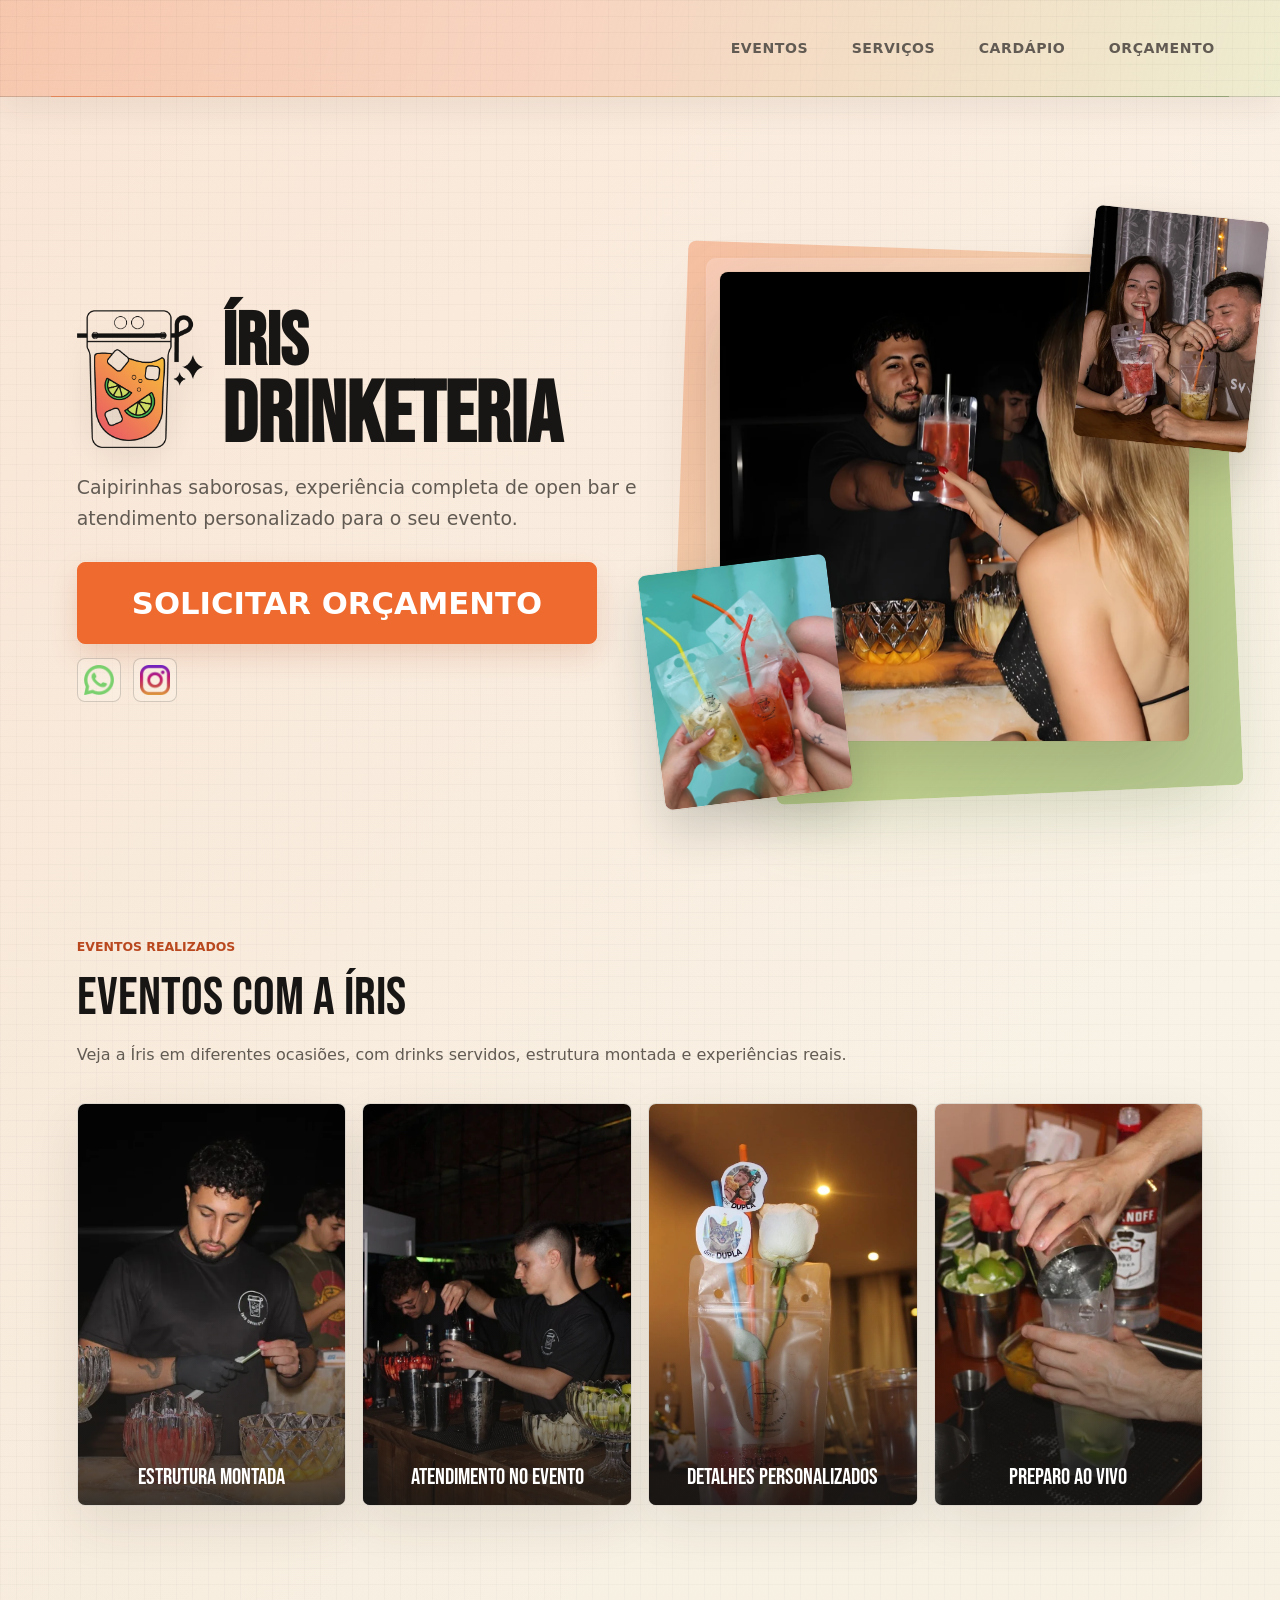
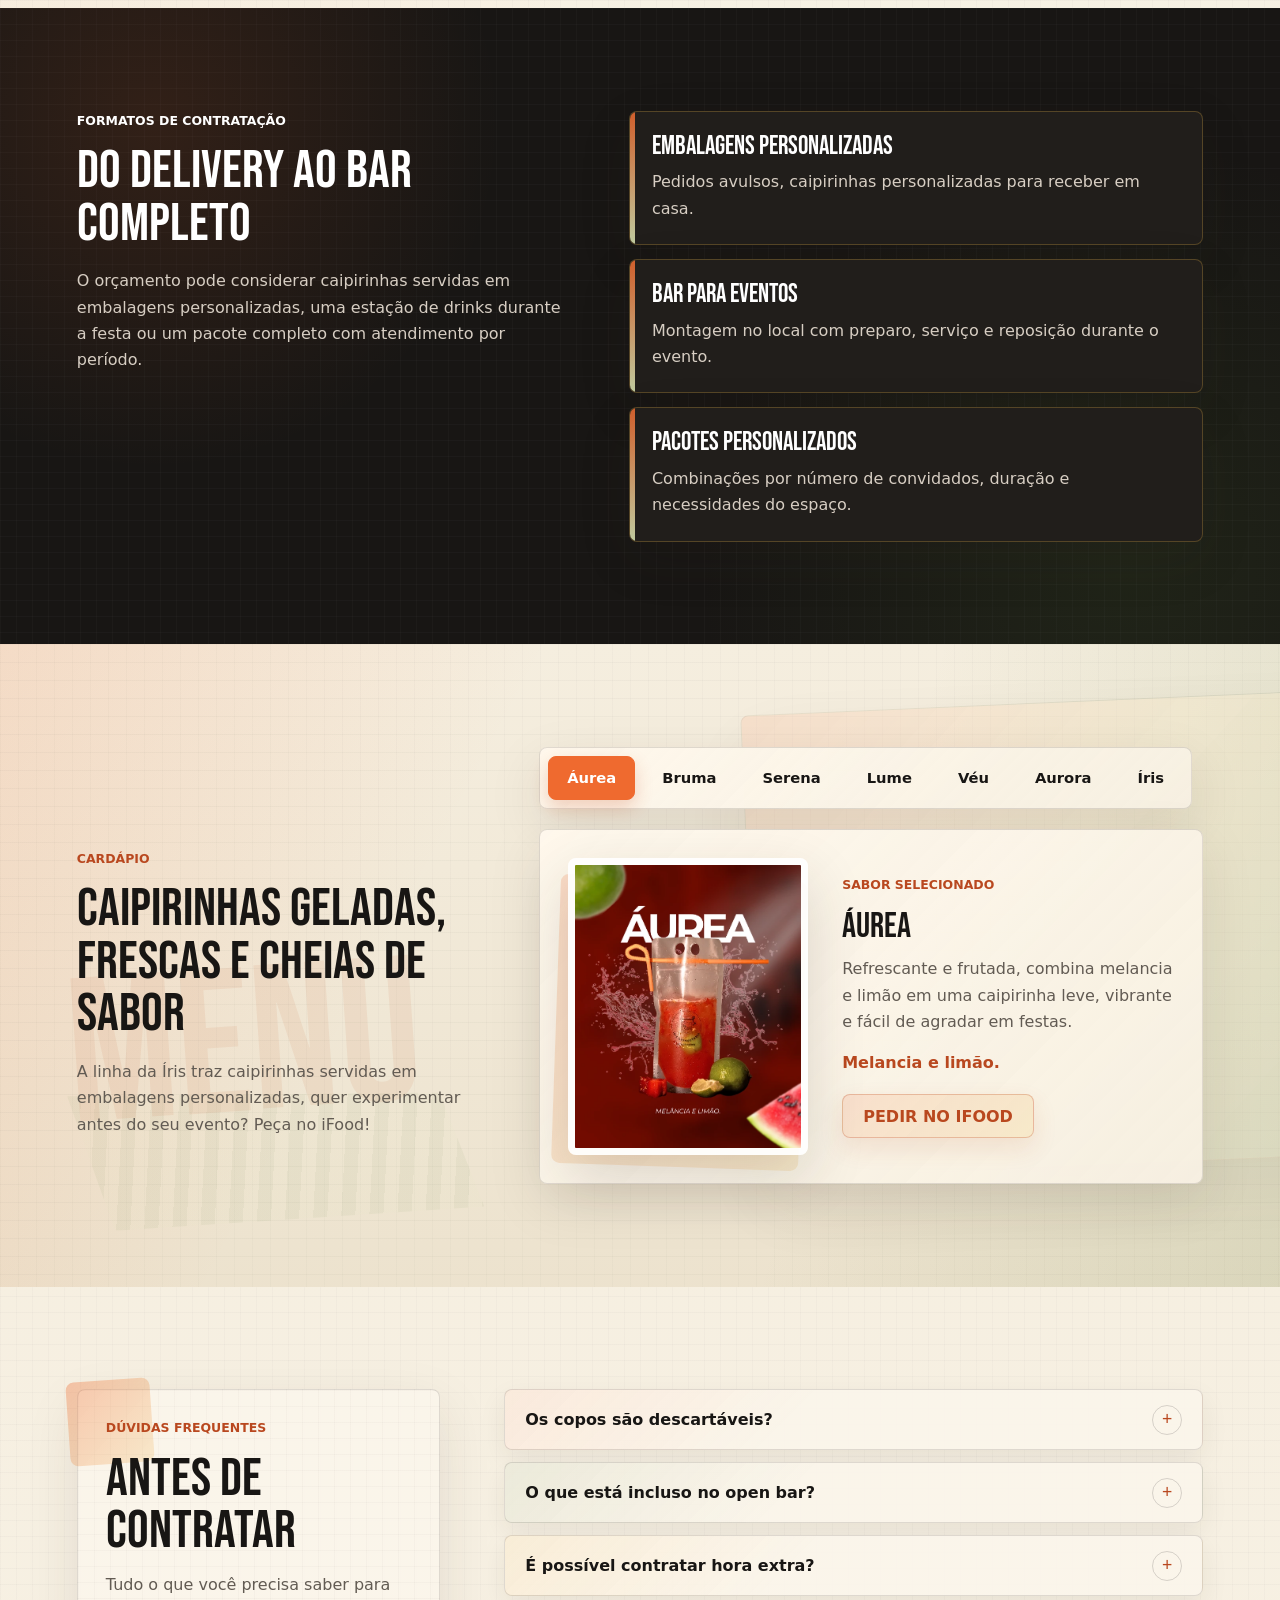
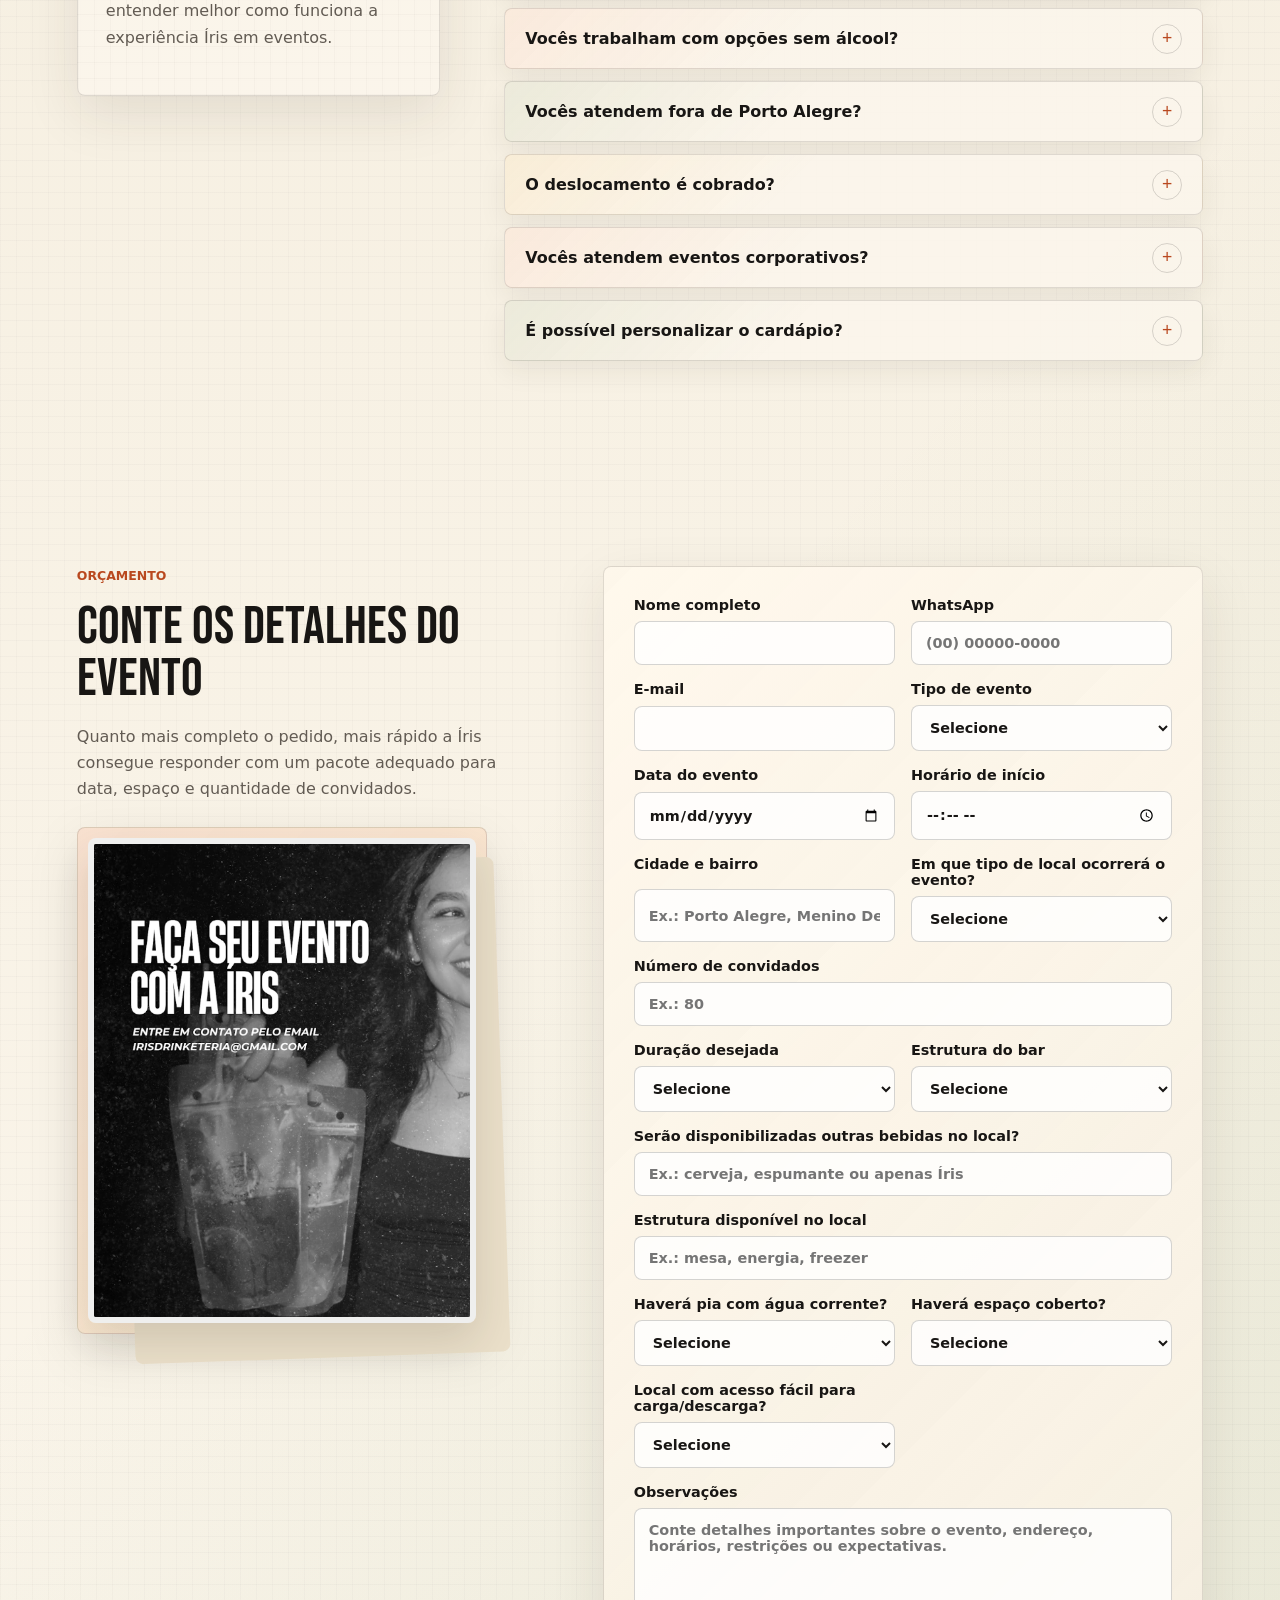
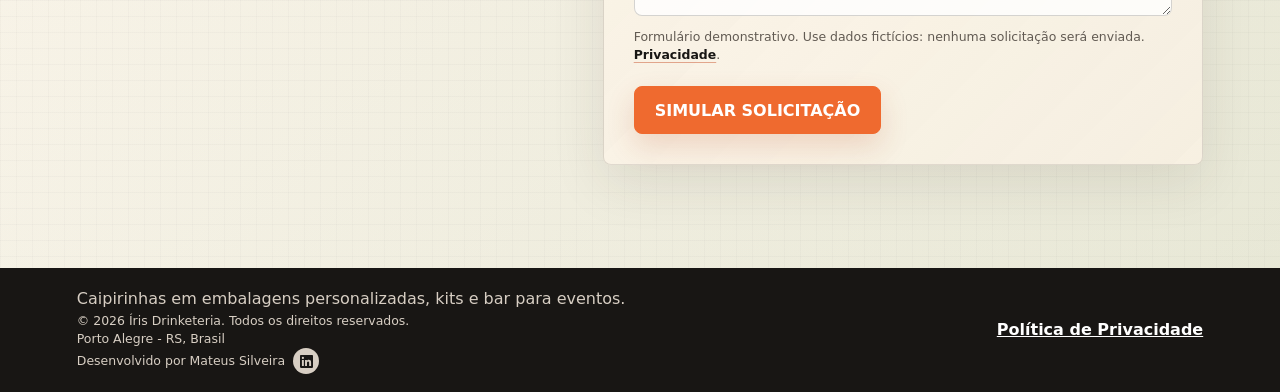
<file: index.html>
<!doctype html>
<html lang="pt-BR">
  <head>
    <meta charset="utf-8">
    <meta name="viewport" content="width=device-width, initial-scale=1">
    <meta
      name="description"
      content="Íris Drinketeria: caipirinhas servidas em embalagens personalizadas e bar para aniversários, festas e eventos."
    >
    <meta name="robots" content="index, follow">
    <meta name="theme-color" content="#f5eedf">
    <meta property="og:locale" content="pt_BR">
    <meta property="og:type" content="website">
    <meta property="og:url" content="https://example.com/">
    <meta property="og:title" content="Íris Drinketeria | Bar de caipirinhas para eventos">
    <meta
      property="og:description"
      content="Caipirinhas feitas na hora, com frutas frescas, embalagens personalizadas e bar completo para eventos."
    >
    <meta property="og:image" content="https://example.com/assets/eventos/exemplos/evento-hero-detail.webp">
    <meta property="og:image:alt" content="Casal segurando caipirinhas da Íris Drinketeria">
    <meta name="twitter:card" content="summary_large_image">
    <meta name="twitter:title" content="Íris Drinketeria | Bar de caipirinhas para eventos">
    <meta
      name="twitter:description"
      content="Caipirinhas feitas na hora, com frutas frescas, embalagens personalizadas e bar completo para eventos."
    >
    <meta name="twitter:image" content="https://example.com/assets/eventos/exemplos/evento-hero-detail.webp">
    <meta name="twitter:image:alt" content="Casal segurando caipirinhas da Íris Drinketeria">
    <title>Íris Drinketeria | Bar de caipirinhas para eventos</title>
    <link rel="canonical" href="https://example.com/">
    <link rel="icon" href="assets/brand/favicon-rounded.svg" type="image/svg+xml">
    <link rel="alternate icon" href="assets/brand/favicon.webp" type="image/webp">
    <link rel="preconnect" href="https://fonts.googleapis.com">
    <link rel="preconnect" href="https://fonts.gstatic.com" crossorigin>
    <link href="https://fonts.googleapis.com/css2?family=Bebas+Neue&display=swap" rel="stylesheet">
    <link rel="stylesheet" href="assets/css/styles.css">
  </head>
  <body>
    <header class="site-header" data-header>
      <a class="brand" href="#inicio" aria-label="Íris Drinketeria" data-scroll-top>
        <span class="brand__mark">
          <img src="assets/brand/hero-logo.png" alt="" width="62" height="62">
        </span>
      </a>

      <nav class="site-nav" aria-label="Navegação principal">
        <a href="#eventos">Eventos</a>
        <a href="#servicos">Serviços</a>
        <a href="#cardapio">Cardápio</a>
        <a href="#orcamento">Orçamento</a>
      </nav>
    </header>

    <main>
      <section class="hero" id="inicio">
        <div class="hero__content">
          <div class="hero__title">
            <img src="assets/brand/hero-logo.png" alt="" aria-hidden="true">
            <h1>
              <span class="hero__title-line hero__title-line--iris">Íris</span>
              <span class="hero__title-line hero__title-line--drinketeria">Drinketeria</span>
            </h1>
          </div>
          <figure class="hero__visual hero__visual--mobile">
            <img
              class="hero__image hero__image--main"
              src="assets/eventos/exemplos/evento-hero.webp"
              alt="Bar de caipirinhas montado para evento"
            >
            <img
              class="hero__image hero__image--accent"
              src="assets/eventos/exemplos/evento-hero-delivery.webp"
              alt="Caipirinhas servidas em embalagens personalizadas junto a piscina"
            >
            <img
              class="hero__image hero__image--detail"
              src="assets/eventos/exemplos/evento-hero-detail.webp"
              alt="Casal segurando caipirinhas da Iris Drinketeria"
            >
          </figure>
          <p class="hero__text">
           Caipirinhas saborosas, experiência completa de open bar e atendimento personalizado para o seu evento.
          </p>

          <div class="hero__actions" aria-label="Ações principais">
            <a class="button button--primary hero__cta" href="#orcamento">Solicitar orçamento</a>
          </div>

          <div class="hero__socials" aria-label="Redes sociais">
            <a class="social-link" data-whatsapp-link href="https://wa.me/5500000000000" target="_blank" rel="noopener" aria-label="Chamar no WhatsApp">
              <img src="assets/icons/whatsapp.png" alt="" width="28" height="28">
            </a>
            <a class="social-link" href="https://www.instagram.com/" target="_blank" rel="noopener" aria-label="Abrir Instagram da Íris Drinketeria">
              <img src="assets/icons/instagram.png" alt="" width="28" height="28">
            </a>
          </div>
        </div>

        <figure class="hero__visual hero__visual--desktop">
          <img
            class="hero__image hero__image--main"
            src="assets/eventos/exemplos/evento-hero.webp"
            alt="Bar de caipirinhas montado para evento"
          >
          <img
            class="hero__image hero__image--accent"
            src="assets/eventos/exemplos/evento-hero-delivery.webp"
            alt="Caipirinhas servidas em embalagens personalizadas junto à piscina"
          >
          <img
            class="hero__image hero__image--detail"
            src="assets/eventos/exemplos/evento-hero-detail.webp"
            alt="Casal segurando caipirinhas da Íris Drinketeria"
          >
        </figure>
      </section>

      <section class="section section--compact" id="eventos">
        <div class="section__intro">
          <p class="eyebrow">Eventos realizados</p>
          <h2>Eventos com a Íris</h2>
          <p>
            Veja a Íris em diferentes ocasiões, com drinks servidos, estrutura montada e
            experiências reais.
          </p>
        </div>

        <div class="event-grid" aria-label="Eventos realizados">
          <button class="event-card" type="button" data-event-gallery="evento-1">
            <img src="assets/eventos/galeria/evento-1/Festa1.webp" alt="" loading="lazy">
            <span>Estrutura montada</span>
          </button>
          <button class="event-card" type="button" data-event-gallery="evento-2">
            <img src="assets/eventos/galeria/evento-2/Festaa1.webp" alt="" loading="lazy">
            <span>Atendimento no evento</span>
          </button>
          <button class="event-card" type="button" data-event-gallery="evento-3">
            <img src="assets/eventos/galeria/evento-3/Open1.webp" alt="" loading="lazy">
            <span>Detalhes personalizados</span>
          </button>
          <button class="event-card" type="button" data-event-gallery="evento-4">
            <img src="assets/eventos/galeria/evento-4/Aniversario1.webp" alt="" loading="lazy">
            <span>Preparo ao vivo</span>
          </button>
        </div>
      </section>

      <div class="event-dialog" data-event-dialog aria-hidden="true" hidden>
        <div class="event-dialog__panel" role="dialog" aria-modal="true" aria-labelledby="event-dialog-title">
          <button class="event-dialog__close" type="button" data-event-dialog-close aria-label="Fechar galeria"><span>×</span></button>
          <div class="event-dialog__content">
            <div class="event-dialog__heading">
              <p class="eyebrow">Eventos realizados</p>
            </div>
            <h3 id="event-dialog-title" data-event-dialog-title>Evento</h3>
            <p class="event-dialog__description" data-event-dialog-description>
              Um recorte da experiência Íris em um evento real.
            </p>
            <div class="event-dialog__gallery" data-event-dialog-gallery></div>
          </div>
        </div>
      </div>

      <section class="services" id="servicos" aria-labelledby="servicos-title">
        <div class="services__text">
          <p class="eyebrow">Formatos de contratação</p>
          <h2 id="servicos-title">Do delivery ao bar completo</h2>
          <p>
            O orçamento pode considerar caipirinhas servidas em embalagens personalizadas, uma estação de drinks
            durante a festa ou um pacote completo com atendimento por período.
          </p>
        </div>

        <div class="service-list">
          <article class="service-item">
            <h3>Embalagens personalizadas</h3>
            <p>Pedidos avulsos, caipirinhas personalizadas para receber em casa.</p>
          </article>
          <article class="service-item">
            <h3>Bar para eventos</h3>
            <p>Montagem no local com preparo, serviço e reposição durante o evento.</p>
          </article>
          <article class="service-item">
            <h3>Pacotes personalizados</h3>
            <p>Combinações por número de convidados, duração e necessidades do espaço.</p>
          </article>
        </div>
      </section>

      <section class="menu-section" id="cardapio" aria-labelledby="cardapio-title">
        <div class="menu-copy">
          <p class="eyebrow">Cardápio</p>
          <h2 id="cardapio-title">Caipirinhas geladas, frescas e cheias de sabor</h2>
          <p>
            A linha da Íris traz caipirinhas servidas em embalagens personalizadas, quer
            experimentar antes do seu evento? Peça no iFood!
          </p>
        </div>

        <div class="menu-showcase">
          <div class="drink-selector" aria-label="Selecionar drink">
            <button class="drink-option is-active" type="button" data-drink="aurea" aria-pressed="true">Áurea</button>
            <button class="drink-option" type="button" data-drink="bruma" aria-pressed="false">Bruma</button>
            <button class="drink-option" type="button" data-drink="serena" aria-pressed="false">Serena</button>
            <button class="drink-option" type="button" data-drink="lume" aria-pressed="false">Lume</button>
            <button class="drink-option" type="button" data-drink="veu" aria-pressed="false">Véu</button>
            <button class="drink-option" type="button" data-drink="aurora" aria-pressed="false">Aurora</button>
            <button class="drink-option" type="button" data-drink="iris" aria-pressed="false">Íris</button>
          </div>

          <div class="drink-detail" aria-live="polite">
            <figure class="drink-art">
              <img
                data-drink-image
                src="assets/cardapio/aurea.webp"
                alt="Drink Áurea da Íris Drinketeria"
                loading="lazy"
              >
            </figure>

            <div class="drink-info">
              <p class="eyebrow">Sabor selecionado</p>
              <h3 data-drink-title>Áurea</h3>
              <p data-drink-description>
                Refrescante e frutada, combina melancia e limão em uma caipirinha leve, vibrante
                e fácil de agradar em festas.
              </p>
              <strong data-drink-ingredients>Melancia e limão.</strong>
              <a
                class="button button--ifood"
                data-drink-link
                href="https://www.ifood.com.br/"
                target="_blank"
                rel="noopener"
              >
                Pedir no iFood
              </a>
            </div>
          </div>
        </div>
      </section>

      <section class="faq-section" aria-labelledby="faq-title">
        <div class="faq-copy">
          <p class="eyebrow">Dúvidas frequentes</p>
          <h2 id="faq-title">Antes de contratar</h2>
          <p>
          Tudo o que você precisa saber para entender melhor como funciona a experiência Íris em eventos.
          </p>
        </div>

        <div class="faq-list">
          <details class="faq-item">
            <summary>Os copos são descartáveis?</summary>
            <p>
              Sim. Trabalhamos com copos descartáveis e também com os ziplock Íris, uma embalagem
              com fechamento seguro que ajuda a manter a temperatura do drink, evita vazamentos e
              traz mais praticidade durante o evento.
            </p>
          </details>

          <details class="faq-item">
            <summary>O que está incluso no open bar?</summary>
            <p>
              Nosso open bar inclui equipe de bartenders, frutas, gelo e copos descartáveis
              ou ziplock Íris, conforme o formato contratado.
            </p>
          </details>

          <details class="faq-item">
            <summary>É possível contratar hora extra?</summary>
            <p>
              Sim. É possível adicionar até 2 horas extras durante o evento, conforme
              disponibilidade e condições previstas em contrato.
            </p>
          </details>

          <details class="faq-item">
            <summary>Vocês trabalham com opções sem álcool?</summary>
            <p>
              Sim! Todos os nossos sabores possuem versão sem álcool, perfeitas para menores de
              idade, motoristas da rodada ou quem prefere uma experiência leve sem abrir mão do
              sabor.
            </p>
          </details>

          <details class="faq-item">
            <summary>Vocês atendem fora de Porto Alegre?</summary>
            <p>Atendemos Porto Alegre e toda a região metropolitana.</p>
          </details>

          <details class="faq-item">
            <summary>O deslocamento é cobrado?</summary>
            <p>Não. O deslocamento já está incluso no valor do evento para regiões atendidas pela Íris.</p>
          </details>

          <details class="faq-item">
            <summary>Vocês atendem eventos corporativos?</summary>
            <p>
              Sim! Atendemos eventos corporativos, casamentos, formaturas, aniversários, festas de
              15 anos e comemorações em geral.
            </p>
          </details>

          <details class="faq-item">
            <summary>É possível personalizar o cardápio?</summary>
            <p>
              Sim. Nosso cardápio conta com 7 sabores autorais, e combinações especiais utilizando
              frutas e especiarias podem ser solicitadas durante a operação do evento.
            </p>
          </details>
        </div>
      </section>

      <section class="quote-section" id="orcamento">
        <div class="quote-copy">
          <p class="eyebrow">Orçamento</p>
          <h2>Conte os detalhes do evento</h2>
          <p>
            Quanto mais completo o pedido, mais rápido a Íris consegue responder com um pacote
            adequado para data, espaço e quantidade de convidados.
          </p>
          <figure class="quote-visual">
            <img
              class="quote-image"
              src="assets/eventos/orcamento/faca-seu-evento.webp"
              alt="Faça seu evento com a Íris"
              loading="lazy"
            >
          </figure>
        </div>

        <div class="quote-form-column">
          <form
            class="quote-form"
            id="quote-form"
            name="orcamento"
          >
            <div class="form-grid">
              <label>
                Nome completo
                <input name="nome" autocomplete="name" maxlength="70" required>
              </label>

              <label>
                WhatsApp
                <input name="telefone" autocomplete="tel" inputmode="tel" maxlength="15" placeholder="(00) 00000-0000" required>
              </label>

              <label>
                E-mail
                <input name="email" type="email" autocomplete="email" maxlength="100" required>
              </label>

              <label>
                Tipo de evento
                <select name="tipoEvento" data-event-type-select required>
                  <option value="" disabled selected>Selecione</option>
                  <option>Aniversário</option>
                  <option>Festa particular</option>
                  <option>Evento corporativo</option>
                  <option>Casamento</option>
                  <option>Confraternização</option>
                  <option>Outro</option>
                </select>
              </label>

              <label class="form-grid__wide" data-event-type-other hidden>
                Qual outro tipo de evento?
                <input name="tipoEventoOutro" maxlength="60" placeholder="Ex.: formatura, feira, inauguração, ação promocional">
              </label>

              <label>
                Data do evento
                <input name="dataEvento" type="date" required>
              </label>

              <label>
                Horário de início
                <input name="horario" type="time">
              </label>

              <label>
                Cidade e bairro
                <input name="local" maxlength="120" placeholder="Ex.: Porto Alegre, Menino Deus" required>
              </label>

              <label>
                Em que tipo de local ocorrerá o evento?
                <select name="localEvento" data-location-type-select required>
                  <option value="" disabled selected>Selecione</option>
                  <option>Casa</option>
                  <option>Salão</option>
                  <option>Sítio</option>
                  <option>Empresa</option>
                  <option>Outros</option>
                </select>
              </label>

              <label class="form-grid__wide" data-location-type-other hidden>
                Qual outro local?
                <input name="localEventoOutro" maxlength="80" placeholder="Ex.: chácara, clube, terraço, espaço de eventos">
              </label>

              <label class="form-grid__wide">
                Número de convidados
                <input name="convidados" inputmode="numeric" pattern="10000|[1-9][0-9]{0,3}" maxlength="5" placeholder="Ex.: 80" required>
              </label>

              <label>
                Duração desejada
                <select name="duracao" required>
                  <option value="" disabled selected>Selecione</option>
                  <option>3 horas de bar</option>
                  <option>4 horas de bar</option>
                  <option>5 horas de bar</option>
                  <option>6 horas de bar</option>
                  <option>7 horas de bar</option>
                  <option>8 horas de bar</option>
                </select>
              </label>

              <label>
                Estrutura do bar
                <select name="estruturaBar" required>
                  <option value="" disabled selected>Selecione</option>
                  <option>Necessito da estrutura do bar (custo adicional)</option>
                  <option>Possuímos a estrutura necessária para o bar</option>
                  <option>Ainda não sei</option>
                </select>
              </label>

              <label class="form-grid__wide">
                Serão disponibilizadas outras bebidas no local?
                <input name="outrasBebidas" maxlength="120" placeholder="Ex.: cerveja, espumante ou apenas Íris">
              </label>

              <label class="form-grid__wide">
                Estrutura disponível no local
                <input name="estruturaLocal" maxlength="180" placeholder="Ex.: mesa, energia, freezer">
              </label>

              <label>
                Haverá pia com água corrente?
                <select name="aguaCorrente" required>
                  <option value="" disabled selected>Selecione</option>
                  <option>Sim</option>
                  <option>Não</option>
                </select>
              </label>

              <label>
                Haverá espaço coberto?
                <select name="espacoCoberto" required>
                  <option value="" disabled selected>Selecione</option>
                  <option>Sim</option>
                  <option>Não</option>
                </select>
              </label>

              <label>
                Local com acesso fácil para carga/descarga?
                <select name="acessoCargaDescarga" required>
                  <option value="" disabled selected>Selecione</option>
                  <option>Sim</option>
                  <option>Não</option>
                </select>
              </label>

              <label class="form-grid__wide">
                Observações
                <textarea name="observacoes" rows="5" maxlength="400" placeholder="Conte detalhes importantes sobre o evento, endereço, horários, restrições ou expectativas."></textarea>
              </label>
            </div>

            <p class="form-consent">
              Formulário demonstrativo. Use dados fictícios: nenhuma solicitação será enviada.
              <a href="privacidade.html">Privacidade</a>.
            </p>

            <div class="form-actions">
              <button class="button button--primary" type="submit" disabled>SIMULAR SOLICITAÇÃO</button>
            </div>
          </form>
        </div>
      </section>
    </main>

    <footer class="site-footer">
      <div>
        <p>Caipirinhas em embalagens personalizadas, kits e bar para eventos.</p>
        <p class="site-footer__legal">
          © 2026 Íris Drinketeria. Todos os direitos reservados.<br>
          Porto Alegre - RS, Brasil
        </p>
        <p class="site-footer__credit">
          Desenvolvido por Mateus Silveira
          <a
            class="site-footer__social"
            href="https://www.linkedin.com/in/mateus-silveira-b304041bb/"
            target="_blank"
            rel="noopener noreferrer"
            aria-label="LinkedIn de Mateus Silveira"
          >
            <svg viewBox="0 0 24 24" aria-hidden="true" focusable="false">
              <path d="M20.45 20.45h-3.56v-5.57c0-1.33-.02-3.04-1.85-3.04-1.86 0-2.14 1.45-2.14 2.95v5.66H9.34V9h3.42v1.56h.05c.48-.9 1.64-1.85 3.37-1.85 3.61 0 4.28 2.38 4.28 5.47v6.27ZM5.32 7.43a2.06 2.06 0 1 1 0-4.12 2.06 2.06 0 0 1 0 4.12Zm1.78 13.02H3.54V9H7.1v11.45ZM22.23 0H1.76C.79 0 0 .77 0 1.72v20.56C0 23.23.79 24 1.76 24h20.47c.97 0 1.77-.77 1.77-1.72V1.72C24 .77 23.2 0 22.23 0Z"/>
            </svg>
          </a>
        </p>
      </div>
      <nav class="site-footer__links" aria-label="Links do rodapé">
        <a href="privacidade.html">Política de Privacidade</a>
      </nav>
    </footer>

    <script src="assets/js/main.js" defer></script>
  </body>
</html>
</file>
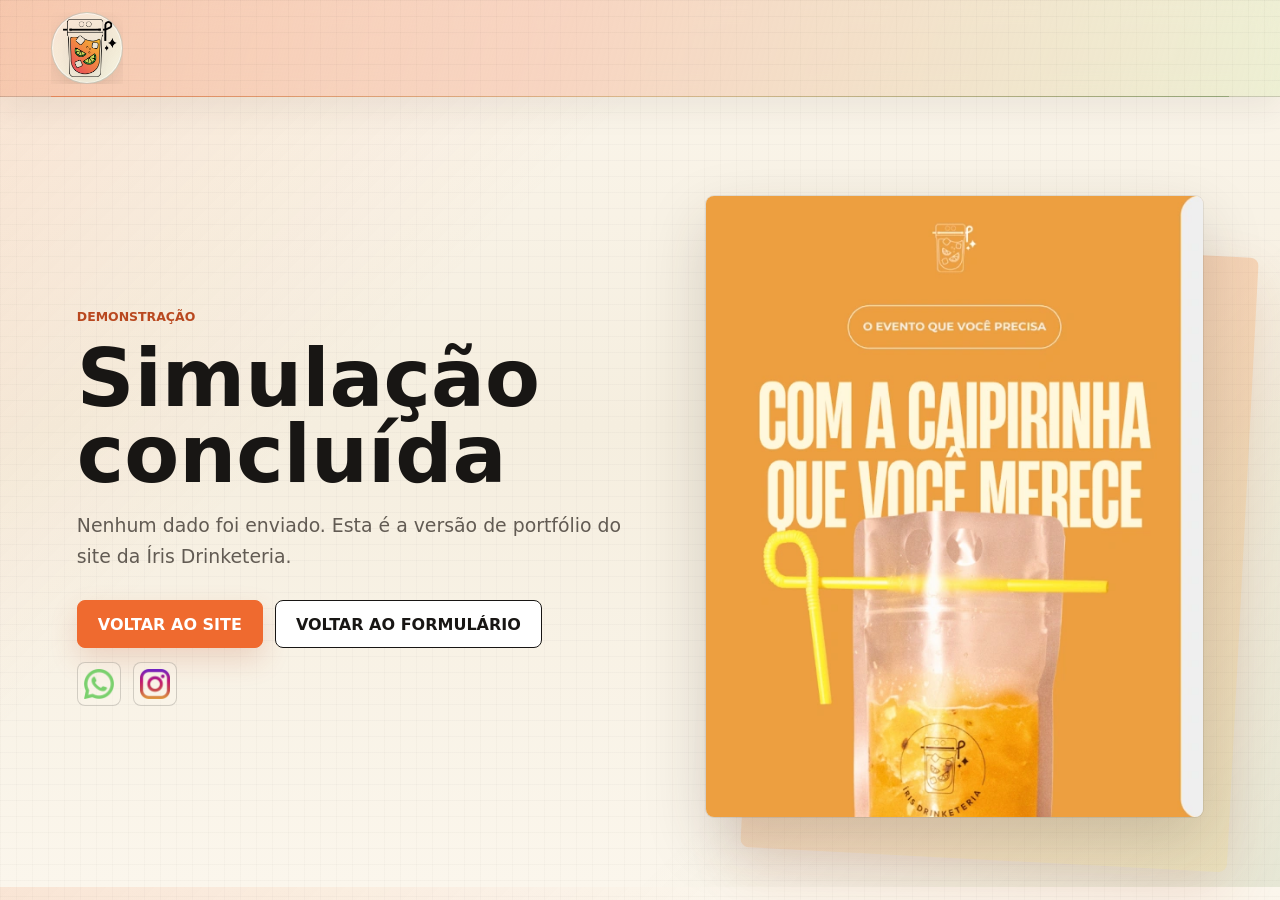
<file: obrigado.html>
<!doctype html>
<html lang="pt-BR">
  <head>
    <meta charset="utf-8">
    <meta name="viewport" content="width=device-width, initial-scale=1">
    <meta
      name="description"
      content="Confirmação demonstrativa do formulário da Íris Drinketeria."
    >
    <meta name="robots" content="noindex, follow">
    <meta name="theme-color" content="#f5eedf">
    <title>Simulação concluída | Íris Drinketeria</title>
    <link rel="canonical" href="https://example.com/obrigado.html">
    <link rel="icon" href="assets/brand/favicon-rounded.svg" type="image/svg+xml">
    <link rel="alternate icon" href="assets/brand/favicon.webp" type="image/webp">
    <link rel="preconnect" href="https://fonts.googleapis.com">
    <link rel="preconnect" href="https://fonts.gstatic.com" crossorigin>
    <link href="https://fonts.googleapis.com/css2?family=Bebas+Neue&display=swap" rel="stylesheet">
    <link rel="stylesheet" href="assets/css/styles.css">
  </head>
  <body>
    <header class="site-header">
      <a class="brand" href="index.html#inicio" aria-label="Íris Drinketeria">
        <span class="brand__mark">
          <img src="assets/brand/hero-logo.png" alt="" width="58" height="58">
        </span>
      </a>
    </header>

    <main>
      <section class="hero">
        <div class="hero__content">
          <p class="eyebrow">Demonstração</p>
          <h1>Simulação concluída</h1>
          <p class="hero__text">
            Nenhum dado foi enviado. Esta é a versão de portfólio do site da Íris Drinketeria.
          </p>

          <div class="hero__actions" aria-label="Ações">
            <a class="button button--primary" href="index.html#inicio">Voltar ao site</a>
            <a class="button button--ghost" href="index.html#orcamento">Voltar ao formulário</a>
          </div>

          <div class="hero__socials" aria-label="Redes sociais">
            <a
              class="social-link"
              data-whatsapp-link
              href="https://wa.me/5500000000000"
              target="_blank"
              rel="noopener"
              aria-label="Chamar no WhatsApp"
            >
              <img src="assets/icons/whatsapp.png" alt="" width="28" height="28">
            </a>
            <a
              class="social-link"
              href="https://www.instagram.com/"
              target="_blank"
              rel="noopener"
              aria-label="Abrir Instagram da Íris Drinketeria"
            >
              <img src="assets/icons/instagram.png" alt="" width="28" height="28">
            </a>
          </div>
        </div>

        <figure class="thanks-visual">
          <img
            src="assets/eventos/obrigado/fotoobrigado.webp"
            alt="Caipirinha da Íris Drinketeria em embalagem personalizada"
          >
        </figure>
      </section>
    </main>
    <script src="assets/js/main.js" defer></script>
  </body>
</html>
</file>
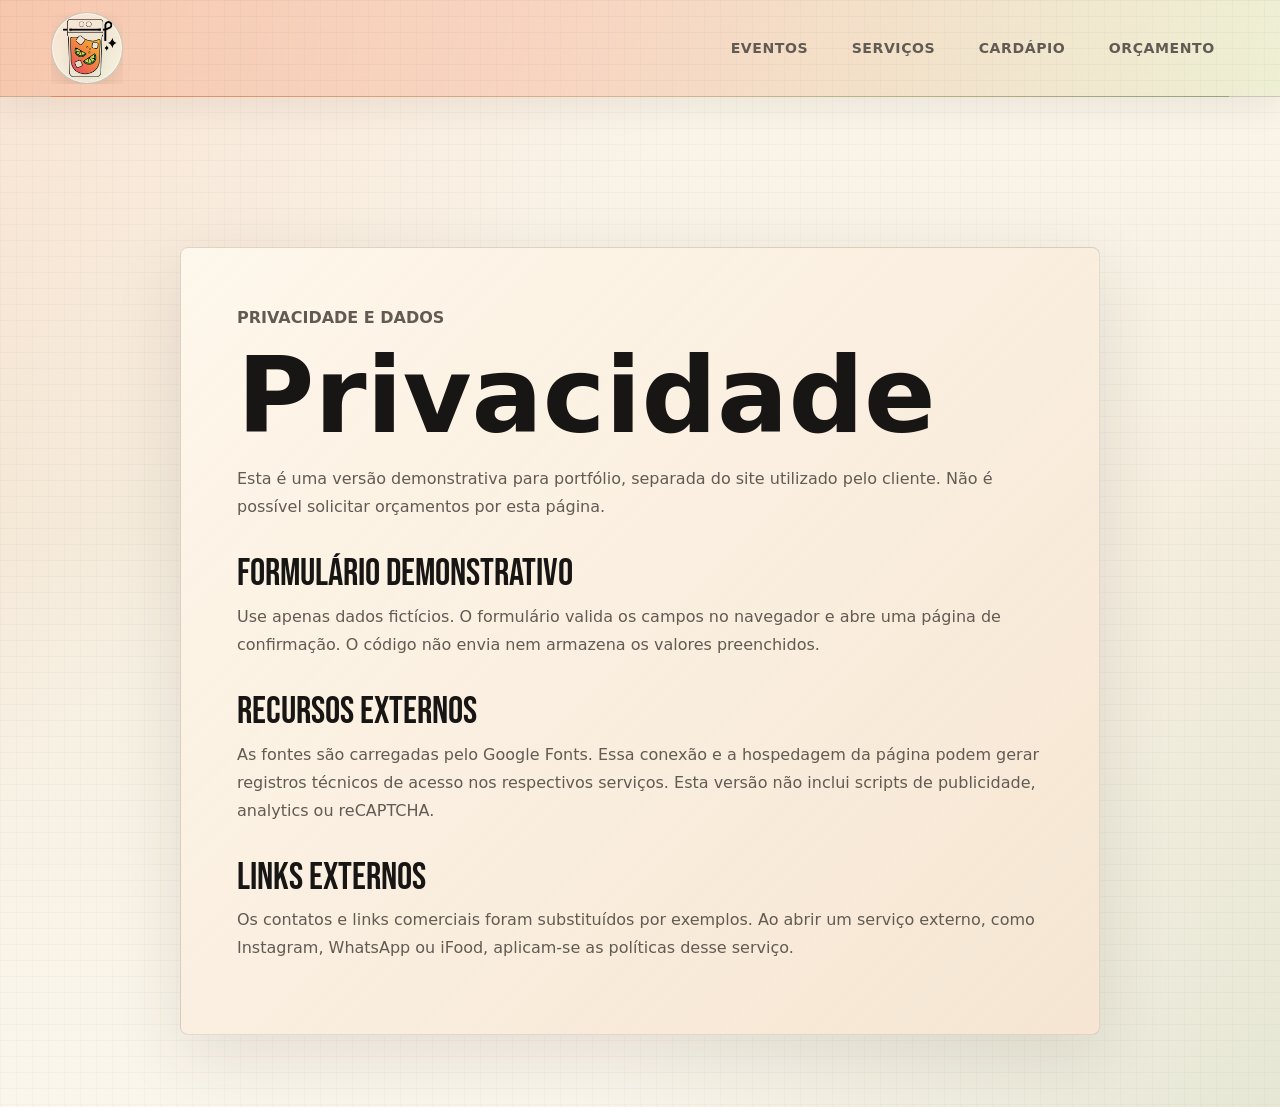
<file: privacidade.html>
<!doctype html>
<html lang="pt-BR">
  <head>
    <meta charset="utf-8">
    <meta name="viewport" content="width=device-width, initial-scale=1">
    <meta
      name="description"
      content="Privacidade na versão demonstrativa do site da Íris Drinketeria."
    >
    <meta name="robots" content="noindex, follow">
    <meta name="theme-color" content="#f5eedf">
    <title>Privacidade | Íris Drinketeria</title>
    <link rel="canonical" href="https://example.com/privacidade.html">
    <link rel="icon" href="assets/brand/favicon-rounded.svg" type="image/svg+xml">
    <link rel="alternate icon" href="assets/brand/favicon.webp" type="image/webp">
    <link rel="preconnect" href="https://fonts.googleapis.com">
    <link rel="preconnect" href="https://fonts.gstatic.com" crossorigin>
    <link href="https://fonts.googleapis.com/css2?family=Bebas+Neue&display=swap" rel="stylesheet">
    <link rel="stylesheet" href="assets/css/styles.css">
  </head>
  <body>
    <header class="site-header">
      <a class="brand" href="index.html#inicio" aria-label="Íris Drinketeria">
        <span class="brand__mark">
          <img src="assets/brand/hero-logo.png" alt="" width="58" height="58">
        </span>
      </a>

      <nav class="site-nav" aria-label="Navegação principal">
        <a href="index.html#eventos">Eventos</a>
        <a href="index.html#servicos">Serviços</a>
        <a href="index.html#cardapio">Cardápio</a>
        <a href="index.html#orcamento">Orçamento</a>
      </nav>
    </header>

    <main class="privacy-page">
      <article class="privacy-document">
        <p class="eyebrow">Privacidade e dados</p>
        <h1>Privacidade</h1>

        <p>
          Esta é uma versão demonstrativa para portfólio, separada do site utilizado pelo cliente.
          Não é possível solicitar orçamentos por esta página.
        </p>

        <h2>Formulário demonstrativo</h2>
        <p>
          Use apenas dados fictícios. O formulário valida os campos no navegador e abre uma
          página de confirmação. O código não envia nem armazena os valores preenchidos.
        </p>

        <h2>Recursos externos</h2>
        <p>
          As fontes são carregadas pelo Google Fonts. Essa conexão e a hospedagem da página
          podem gerar registros técnicos de acesso nos respectivos serviços. Esta versão não
          inclui scripts de publicidade, analytics ou reCAPTCHA.
        </p>

        <h2>Links externos</h2>
        <p>
          Os contatos e links comerciais foram substituídos por exemplos. Ao abrir um serviço
          externo, como Instagram, WhatsApp ou iFood, aplicam-se as políticas desse serviço.
        </p>

      </article>
    </main>
    <script src="assets/js/main.js" defer></script>
  </body>
</html>
</file>
<file: assets/css/styles.css>
:root {
  color-scheme: light;
  --color-ink: #181614;
  --color-muted: #625b53;
  --color-line: #d8ccb8;
  --color-paper: #f5eedf;
  --color-paper-soft: #fbf6ec;
  --color-paper-deep: #eadfc9;
  --color-white: #ffffff;
  --color-orange: #ef6a2f;
  --color-orange-dark: #b9481f;
  --color-green: #537b32;
  --color-mint: #dce8b5;
  --color-yellow: #eab447;
  --surface-panel: rgba(251, 246, 236, 0.9);
  --surface-panel-strong: rgba(255, 248, 236, 0.94);
  --border-soft: 1px solid rgba(24, 22, 20, 0.13);
  --shadow-soft: 0 18px 54px rgba(47, 39, 31, 0.1);
  --shadow-lift: 0 24px 62px rgba(47, 39, 31, 0.14);
  --header-height: 78px;
  font-family: Inter, ui-sans-serif, system-ui, -apple-system, BlinkMacSystemFont, "Segoe UI", sans-serif;
}

* {
  box-sizing: border-box;
}

[hidden] {
  display: none !important;
}

html {
  scroll-behavior: smooth;
}

body {
  margin: 0;
  color: var(--color-ink);
  background:
    linear-gradient(rgba(24, 22, 20, 0.025) 1px, transparent 1px),
    linear-gradient(90deg, rgba(24, 22, 20, 0.018) 1px, transparent 1px),
    linear-gradient(135deg, rgba(239, 106, 47, 0.12), transparent 34%),
    linear-gradient(315deg, rgba(83, 123, 50, 0.12), transparent 30%),
    linear-gradient(180deg, #fbf6ec 0%, #f5eedf 48%, #fbf6ec 100%);
  background-size: 16px 16px, 16px 16px, auto, auto, auto;
}

.site-header {
  animation: page-fade-in 420ms ease both;
}

main > * {
  animation: page-section-in 520ms cubic-bezier(0.22, 1, 0.36, 1) both;
}

main > *:nth-child(2) {
  animation-delay: 60ms;
}

main > *:nth-child(3) {
  animation-delay: 100ms;
}

main > *:nth-child(4) {
  animation-delay: 140ms;
}

main > *:nth-child(5) {
  animation-delay: 180ms;
}

main > *:nth-child(6) {
  animation-delay: 220ms;
}

main > *:nth-child(7) {
  animation-delay: 260ms;
}

body::selection {
  background: var(--color-yellow);
  color: var(--color-ink);
}

img {
  display: block;
  max-width: 100%;
}

a {
  color: inherit;
}

.site-header {
  position: sticky;
  top: 0;
  z-index: 20;
  display: flex;
  align-items: center;
  justify-content: space-between;
  min-height: var(--header-height);
  padding: 12px clamp(18px, 4vw, 64px);
  background:
    linear-gradient(rgba(24, 22, 20, 0.026) 1px, transparent 1px),
    linear-gradient(90deg, rgba(24, 22, 20, 0.02) 1px, transparent 1px),
    linear-gradient(105deg, rgba(239, 106, 47, 0.24), rgba(247, 210, 190, 0.94) 42%, rgba(220, 232, 181, 0.42));
  background-size: 16px 16px, 16px 16px, auto;
  border-bottom: 1px solid rgba(24, 22, 20, 0.14);
  box-shadow: 0 10px 34px rgba(47, 39, 31, 0.08);
  backdrop-filter: blur(14px);
}

.site-header::after {
  position: absolute;
  right: clamp(18px, 4vw, 64px);
  bottom: -1px;
  left: clamp(18px, 4vw, 64px);
  height: 1px;
  background: linear-gradient(90deg, rgba(239, 106, 47, 0.58), rgba(234, 180, 71, 0.28), rgba(83, 123, 50, 0.45));
  content: "";
  pointer-events: none;
}

.brand {
  display: inline-flex;
  align-items: center;
  text-decoration: none;
  max-height: 90px;
  overflow: hidden;
  transition: opacity 220ms ease, transform 220ms ease, max-height 220ms ease;
}

.site-header[data-header]:not(.site-header--brand-visible) .brand {
  opacity: 0;
  pointer-events: none;
  transform: translateY(-8px);
}

.brand__mark {
  display: grid;
  width: 72px;
  height: 72px;
  flex: 0 0 auto;
  place-items: center;
  border: 1px solid rgba(24, 22, 20, 0.18);
  border-radius: 50%;
  background:
    linear-gradient(145deg, rgba(239, 106, 47, 0.12), rgba(220, 232, 181, 0.28)),
    var(--color-paper-soft);
  box-shadow:
    0 10px 24px rgba(47, 39, 31, 0.1),
    inset 0 0 0 1px rgba(255, 255, 255, 0.55);
  transition: transform 220ms ease, box-shadow 220ms ease, background 220ms ease;
}

.brand__mark img {
  width: auto;
  height: 58px;
  object-fit: contain;
  filter: drop-shadow(0 4px 8px rgba(24, 22, 20, 0.1));
  transform: translateX(3px);
  transition: transform 220ms ease;
}

.brand:hover .brand__mark,
.brand:focus-visible .brand__mark {
  background:
    linear-gradient(145deg, rgba(239, 106, 47, 0.2), rgba(220, 232, 181, 0.36)),
    var(--color-paper-soft);
  box-shadow:
    0 16px 32px rgba(47, 39, 31, 0.14),
    inset 0 0 0 1px rgba(255, 255, 255, 0.68);
  transform: translateY(-3px) rotate(-2deg);
}

.brand:hover .brand__mark img,
.brand:focus-visible .brand__mark img {
  transform: translateX(3px) scale(1.045);
}

.site-nav {
  display: flex;
  align-items: center;
  gap: clamp(8px, 1.2vw, 16px);
  color: var(--color-muted);
  font-size: 0.88rem;
  font-weight: 900;
  letter-spacing: 0.04em;
  text-transform: uppercase;
}

.site-nav a {
  position: relative;
  padding: 10px 13px;
  border: 1px solid transparent;
  border-radius: 999px;
  text-decoration: none;
  transition: transform 180ms ease, color 180ms ease, background 180ms ease, border-color 180ms ease;
}

.site-nav a:hover,
.site-nav a:focus-visible {
  color: var(--color-orange-dark);
  border-color: rgba(197, 72, 31, 0.2);
  background: rgba(251, 246, 236, 0.46);
  transform: translateY(-2px);
}

.hero {
  display: grid;
  grid-template-columns: minmax(0, 1fr) minmax(320px, 0.88fr);
  align-items: center;
  gap: clamp(28px, 5vw, 72px);
  min-height: calc(100svh - var(--header-height) - 32px);
  padding: clamp(34px, 6vw, 88px) clamp(18px, 6vw, 88px) 48px;
}

.hero__content {
  max-width: 720px;
}

.hero__title {
  display: flex;
  align-items: flex-start;
  gap: 18px;
  width: fit-content;
  margin-bottom: 18px;
}

.hero__title img {
  height: 138px;
  width: auto;
  flex: 0 0 auto;
  margin-top: 0;
  opacity: 0.92;
  transform: none;
  filter: drop-shadow(0 12px 18px rgba(47, 39, 31, 0.12));
  pointer-events: none;
}

.hero__title h1 {
  margin-bottom: 0;
}

.hero__title-line {
  display: block;
}

.hero__title-line--iris {
  font-family: "Bebas Neue", sans-serif;
  font-size: 0.92em;
  font-weight: 700;
  line-height: 0.92;
}

.hero__title-line--drinketeria {
  font-family: "Bebas Neue", sans-serif;
  font-size: 1.08em;
  font-weight: 700;
  line-height: 0.88;
}

.eyebrow {
  margin: 0 0 14px;
  color: var(--color-orange-dark);
  font-size: 0.78rem;
  font-weight: 900;
  letter-spacing: 0;
  text-transform: uppercase;
}

h1,
h2,
h3,
p {
  margin-top: 0;
}

h1 {
  margin-bottom: 18px;
  max-width: 10.5ch;
  font-size: 5rem;
  line-height: 0.94;
  letter-spacing: 0;
}

h2 {
  margin-bottom: 18px;
  font-family: "Bebas Neue", sans-serif;
  font-size: 3.35rem;
  font-weight: 400;
  line-height: 0.98;
  letter-spacing: 0;
  text-transform: uppercase;
}

h3 {
  margin-bottom: 10px;
  font-family: "Bebas Neue", sans-serif;
  font-size: 1.6rem;
  font-weight: 400;
  line-height: 1;
  text-transform: uppercase;
}

p {
  color: var(--color-muted);
  line-height: 1.65;
}

.hero__text {
  max-width: 620px;
  margin-bottom: 28px;
  font-size: 1.18rem;
}

.hero__actions,
.form-actions {
  display: flex;
  flex-wrap: wrap;
  gap: 12px;
  align-items: center;
}

.hero__socials {
  display: flex;
  gap: 12px;
  align-items: center;
  margin-top: 14px;
}

.button {
  display: inline-flex;
  min-height: 48px;
  align-items: center;
  justify-content: center;
  padding: 0 20px;
  border: 1px solid var(--color-ink);
  border-radius: 8px;
  font: inherit;
  font-weight: 900;
  text-transform: uppercase;
  text-decoration: none;
  cursor: pointer;
  transition: transform 180ms ease, background 180ms ease, border-color 180ms ease, color 180ms ease, box-shadow 180ms ease;
}

.button:hover,
.button:focus-visible {
  transform: translateY(-2px);
}

.button--primary {
  color: var(--color-white);
  background: var(--color-orange);
  border-color: var(--color-orange);
  box-shadow: 0 12px 28px rgba(185, 72, 31, 0.18);
}

.button--primary:hover,
.button--primary:focus-visible {
  background: var(--color-orange-dark);
  border-color: var(--color-orange-dark);
  box-shadow: 0 16px 34px rgba(185, 72, 31, 0.24);
}

.hero__cta {
  min-height: 82px;
  padding-inline: 54px;
  font-size: 1.92rem;
}

.button--ghost {
  color: var(--color-ink);
  background: var(--color-white);
}

.social-link {
  display: grid;
  width: 44px;
  height: 44px;
  place-items: center;
  border: 1px solid rgba(24, 22, 20, 0.18);
  border-radius: 8px;
  background: rgba(251, 246, 236, 0.36);
  text-decoration: none;
  transition: transform 160ms ease, opacity 160ms ease, border-color 160ms ease, background 160ms ease;
}

.social-link:hover,
.social-link:focus-visible {
  opacity: 0.78;
  transform: translateY(-2px);
  border-color: rgba(24, 22, 20, 0.32);
  background: rgba(255, 255, 255, 0.18);
}

.social-link img {
  width: 30px;
  height: 30px;
}

.hero__visual {
  position: relative;
  isolation: isolate;
  width: min(100%, 620px);
  padding: clamp(8px, 1.4vw, 14px);
  margin: 0 auto;
  border-radius: 10px;
  background:
    linear-gradient(145deg, rgba(255, 255, 255, 0.78), rgba(245, 238, 223, 0.52)),
    var(--surface-panel);
  box-shadow: inset 0 0 0 1px rgba(255, 255, 255, 0.82);
}

.hero__visual--mobile {
  display: none;
}

.hero__visual::before {
  position: absolute;
  inset: 9% -6% -8% 12%;
  z-index: -2;
  content: "";
  background:
    linear-gradient(135deg, rgba(191, 212, 106, 0.58), rgba(83, 123, 50, 0.26)),
    #dce8b5;
  border-radius: 8px;
  transform: rotate(-2.5deg);
  box-shadow: 0 24px 70px rgba(92, 158, 72, 0.14);
}

.hero__visual::after {
  position: absolute;
  inset: -2% 16% 16% -5%;
  z-index: -3;
  content: "";
  background: linear-gradient(135deg, rgba(239, 106, 47, 0.34), rgba(234, 180, 71, 0.28));
  border-radius: 8px;
  transform: rotate(2deg);
}

.hero__image {
  display: block;
  object-fit: cover;
  transition: transform 220ms ease, box-shadow 220ms ease, filter 220ms ease;
}

.hero__image--main {
  width: 100%;
  aspect-ratio: 1 / 1;
  margin-inline: auto;
  border-radius: 8px;
  object-position: center 48%;
  box-shadow:
    0 30px 76px rgba(50, 34, 20, 0.18),
    0 0 0 1px rgba(47, 39, 31, 0.04);
}

.hero__image--main:hover {
  filter: saturate(1.06);
  transform: translateY(-4px);
  box-shadow:
    0 36px 84px rgba(50, 34, 20, 0.22),
    0 0 0 1px rgba(47, 39, 31, 0.06);
}

.hero__image--accent {
  position: absolute;
  bottom: -9%;
  left: -11%;
  z-index: 2;
  width: min(38%, 230px);
  aspect-ratio: 4 / 5;
  border-radius: 8px;
  object-position: center 52%;
  box-shadow:
    0 22px 48px rgba(24, 39, 34, 0.2),
    0 0 0 1px rgba(47, 39, 31, 0.04);
  transform: rotate(-7deg);
}

.hero__image--accent:hover {
  filter: saturate(1.08);
  transform: translateY(-5px) rotate(-10deg);
  box-shadow:
    0 28px 56px rgba(24, 39, 34, 0.24),
    0 0 0 1px rgba(47, 39, 31, 0.06);
}

.hero__image--detail {
  position: absolute;
  top: -9%;
  right: -11%;
  z-index: 2;
  width: min(35%, 215px);
  aspect-ratio: 3 / 4;
  border-radius: 8px;
  object-position: center 45%;
  box-shadow:
    0 22px 48px rgba(50, 34, 20, 0.18),
    0 0 0 1px rgba(47, 39, 31, 0.04);
  transform: rotate(6deg);
}

.hero__image--detail:hover {
  filter: saturate(1.08);
  transform: translateY(-5px) rotate(9deg);
  box-shadow:
    0 28px 56px rgba(50, 34, 20, 0.22),
    0 0 0 1px rgba(47, 39, 31, 0.06);
}

.thanks-visual {
  position: relative;
  isolation: isolate;
  width: min(100%, 520px);
  margin: 0 auto;
}

.thanks-visual::before {
  position: absolute;
  inset: 8% -8% -7% 10%;
  z-index: -1;
  content: "";
  border-radius: 8px;
  background: linear-gradient(135deg, rgba(239, 106, 47, 0.32), rgba(234, 180, 71, 0.2));
  transform: rotate(3deg);
  box-shadow: 0 22px 56px rgba(185, 72, 31, 0.14);
}

.thanks-visual img {
  width: 100%;
  aspect-ratio: 4 / 5;
  border-radius: 8px;
  object-fit: cover;
  box-shadow:
    0 24px 62px rgba(47, 39, 31, 0.18),
    0 0 0 1px rgba(24, 22, 20, 0.08);
  transition: transform 220ms ease, filter 220ms ease, box-shadow 220ms ease;
}

.thanks-visual img:hover {
  filter: saturate(1.06);
  transform: translateY(-4px) rotate(-1deg);
  box-shadow:
    0 30px 72px rgba(47, 39, 31, 0.22),
    0 0 0 1px rgba(24, 22, 20, 0.1);
}

.section,
.services,
.menu-section,
.faq-section,
.quote-section {
  padding: clamp(66px, 8vw, 104px) clamp(18px, 6vw, 88px);
}

.section--compact {
  padding-top: 50px;
}

.section__intro {
  max-width: 820px;
  margin-bottom: 34px;
}

.service-item,
.quote-form {
  border: var(--border-soft);
  border-radius: 8px;
  background: var(--surface-panel);
  box-shadow: var(--shadow-soft);
}

.service-item p {
  margin-bottom: 0;
}

.services {
  display: grid;
  grid-template-columns: minmax(0, 0.85fr) minmax(320px, 1fr);
  gap: clamp(24px, 5vw, 64px);
  align-items: start;
  background:
    linear-gradient(rgba(255, 255, 255, 0.025) 1px, transparent 1px),
    linear-gradient(90deg, rgba(255, 255, 255, 0.02) 1px, transparent 1px),
    radial-gradient(circle at 12% 18%, rgba(239, 106, 47, 0.12), transparent 28%),
    radial-gradient(circle at 88% 88%, rgba(83, 123, 50, 0.14), transparent 34%),
    var(--color-ink);
  background-size: 16px 16px, 16px 16px, auto, auto, auto;
}

.services h2,
.services h3,
.services .eyebrow {
  color: var(--color-white);
}

.services p {
  color: #d7cec3;
}

.service-list {
  display: grid;
  gap: 14px;
}

.service-item {
  position: relative;
  overflow: hidden;
  padding: 22px;
  background: #211e1b;
  border-color: rgba(234, 180, 71, 0.26);
  transition: transform 200ms ease, border-color 200ms ease, box-shadow 200ms ease;
}

.service-item::before {
  position: absolute;
  inset: 0 auto 0 0;
  width: 5px;
  content: "";
  background: linear-gradient(180deg, var(--color-orange), var(--color-mint));
  opacity: 0.85;
}

.service-item:hover {
  border-color: rgba(234, 180, 71, 0.38);
  box-shadow: 0 18px 38px rgba(0, 0, 0, 0.18);
  transform: translateY(-3px);
}

.menu-section {
  position: relative;
  overflow: hidden;
  isolation: isolate;
  display: grid;
  grid-template-columns: minmax(260px, 0.6fr) minmax(320px, 1fr);
  gap: clamp(24px, 5vw, 68px);
  align-items: start;
  background:
    linear-gradient(rgba(24, 22, 20, 0.026) 1px, transparent 1px),
    linear-gradient(90deg, rgba(24, 22, 20, 0.018) 1px, transparent 1px),
    linear-gradient(118deg, rgba(239, 106, 47, 0.14), transparent 34%),
    linear-gradient(286deg, rgba(83, 123, 50, 0.12), transparent 36%),
    linear-gradient(180deg, rgba(245, 238, 223, 0), rgba(234, 223, 201, 0.78)),
    var(--color-paper);
  background-size: 18px 18px, 18px 18px, auto, auto, auto, auto;
}

.menu-section::before,
.menu-section::after {
  position: absolute;
  z-index: -1;
  content: "";
  pointer-events: none;
}

.menu-section::before {
  top: 58px;
  right: -86px;
  width: min(48vw, 640px);
  height: 72%;
  border: 1px solid rgba(24, 22, 20, 0.08);
  border-radius: 8px;
  background:
    linear-gradient(135deg, rgba(239, 106, 47, 0.16), rgba(234, 180, 71, 0.1) 42%, rgba(83, 123, 50, 0.12)),
    rgba(251, 246, 236, 0.38);
  box-shadow: 0 30px 80px rgba(47, 39, 31, 0.08);
  opacity: 0.76;
  transform: rotate(-2.5deg);
}

.menu-section::after {
  bottom: 48px;
  left: clamp(18px, 5vw, 72px);
  width: min(33vw, 430px);
  height: 155px;
  background:
    repeating-linear-gradient(
      90deg,
      rgba(83, 123, 50, 0.11) 0 14px,
      rgba(220, 232, 181, 0.1) 14px 28px
    );
  clip-path: polygon(0 15%, 88% 0, 100% 72%, 13% 100%);
  opacity: 0.5;
  transform: rotate(3deg);
}

.menu-copy {
  position: sticky;
  top: calc(var(--header-height) + 24px);
  z-index: 1;
}

.menu-copy::after {
  position: absolute;
  top: 118px;
  left: -10px;
  z-index: -1;
  color: rgba(197, 72, 31, 0.08);
  content: "MENU";
  font-family: "Bebas Neue", sans-serif;
  font-size: clamp(7rem, 16vw, 15rem);
  line-height: 0.8;
  pointer-events: none;
  transform: rotate(-4deg);
  white-space: nowrap;
}

.menu-showcase {
  position: relative;
  z-index: 1;
  display: grid;
  gap: 20px;
}

.drink-selector {
  display: flex;
  flex-wrap: wrap;
  gap: 8px;
  width: fit-content;
  max-width: 100%;
  padding: 8px;
  border: var(--border-soft);
  border-radius: 8px;
  background:
    linear-gradient(135deg, rgba(255, 248, 236, 0.92), rgba(245, 238, 223, 0.74)),
    var(--surface-panel);
  box-shadow: var(--shadow-soft);
}

.drink-option {
  min-height: 44px;
  padding: 0 18px;
  border: 1px solid transparent;
  border-radius: 8px;
  color: var(--color-ink);
  background: transparent;
  font: inherit;
  font-size: 0.92rem;
  font-weight: 900;
  cursor: pointer;
  transition: transform 160ms ease, background 160ms ease, border-color 160ms ease, color 160ms ease, box-shadow 160ms ease;
}

.drink-option:hover,
.drink-option:focus-visible {
  background: rgba(239, 106, 47, 0.12);
  border-color: rgba(239, 106, 47, 0.28);
  transform: translateY(-1px);
}

.drink-option.is-active {
  color: var(--color-white);
  background: var(--color-orange);
  border-color: var(--color-orange);
  box-shadow: 0 8px 18px rgba(201, 79, 36, 0.24);
}

.drink-detail {
  display: grid;
  grid-template-columns: minmax(240px, 0.68fr) minmax(0, 1fr);
  gap: clamp(18px, 4vw, 34px);
  align-items: center;
  padding: clamp(16px, 3vw, 28px);
  border: var(--border-soft);
  border-radius: 8px;
  background:
    linear-gradient(135deg, rgba(255, 248, 236, 0.92), rgba(245, 238, 223, 0.78)),
    var(--surface-panel);
  box-shadow: var(--shadow-soft);
}

.drink-detail img,
.drink-info {
  transition: opacity 220ms ease, transform 220ms ease;
}

.drink-detail.is-changing img,
.drink-detail.is-changing .drink-info {
  opacity: 0;
  transform: translateY(8px) scale(0.985);
}

.drink-art {
  margin: 0;
  position: relative;
  isolation: isolate;
}

.drink-art::before {
  position: absolute;
  inset: 7% 2% -4% -5%;
  z-index: -1;
  content: "";
  background: linear-gradient(135deg, rgba(239, 106, 47, 0.2), rgba(234, 180, 71, 0.18));
  border-radius: 8px;
  transform: rotate(2deg);
}

.drink-art img {
  width: min(100%, 330px);
  margin-inline: auto;
  border: 7px solid rgba(255, 255, 255, 0.92);
  border-radius: 8px;
  box-shadow: 0 22px 58px rgba(47, 39, 31, 0.16);
}

.drink-info {
  padding: 0;
}

.drink-info h3 {
  margin-bottom: 12px;
  font-size: 2.2rem;
  line-height: 1;
}

.drink-info strong {
  display: block;
  margin-top: 18px;
  color: var(--color-orange-dark);
  font-size: 1rem;
}

.button--ifood {
  width: fit-content;
  min-height: 44px;
  margin-top: 22px;
  color: var(--color-orange-dark);
  background:
    linear-gradient(135deg, rgba(239, 106, 47, 0.16), rgba(234, 180, 71, 0.2)),
    rgba(251, 246, 236, 0.88);
  border-color: rgba(185, 72, 31, 0.28);
  box-shadow: 0 10px 24px rgba(185, 72, 31, 0.12);
}

.button--ifood:hover,
.button--ifood:focus-visible {
  color: var(--color-white);
  background: var(--color-orange);
  border-color: var(--color-orange);
  box-shadow: 0 14px 28px rgba(185, 72, 31, 0.2);
}

.faq-section {
  display: grid;
  grid-template-columns: minmax(240px, 0.52fr) minmax(320px, 1fr);
  gap: clamp(24px, 5vw, 64px);
  align-items: start;
}

.faq-copy {
  position: sticky;
  top: calc(var(--header-height) + 24px);
  isolation: isolate;
  padding: clamp(18px, 3vw, 28px);
  border: var(--border-soft);
  border-radius: 8px;
  background:
    linear-gradient(rgba(24, 22, 20, 0.025) 1px, transparent 1px),
    linear-gradient(90deg, rgba(24, 22, 20, 0.025) 1px, transparent 1px),
    var(--surface-panel);
  background-size: 16px 16px, 16px 16px, auto;
  box-shadow: var(--shadow-soft);
}

.faq-copy::before {
  position: absolute;
  inset: -10px auto auto -10px;
  z-index: -1;
  width: 84px;
  height: 84px;
  content: "";
  border-radius: 8px;
  background: linear-gradient(135deg, rgba(239, 106, 47, 0.34), rgba(234, 180, 71, 0.2));
  transform: rotate(-4deg);
}

.faq-copy h2 {
  margin-bottom: 14px;
}

.faq-list {
  display: grid;
  gap: 12px;
}

.faq-item {
  overflow: hidden;
  border: var(--border-soft);
  border-radius: 8px;
  background: var(--surface-panel);
  box-shadow: 0 10px 28px rgba(47, 39, 31, 0.07);
  transition: transform 220ms ease, box-shadow 220ms ease, border-color 220ms ease;
}

.faq-item:nth-child(3n + 1) {
  background:
    linear-gradient(135deg, rgba(239, 106, 47, 0.08), transparent 42%),
    rgba(251, 246, 236, 0.9);
}

.faq-item:nth-child(3n + 2) {
  background:
    linear-gradient(135deg, rgba(83, 123, 50, 0.09), transparent 42%),
    rgba(251, 246, 236, 0.9);
}

.faq-item:nth-child(3n) {
  background:
    linear-gradient(135deg, rgba(234, 180, 71, 0.12), transparent 42%),
    rgba(251, 246, 236, 0.9);
}

.faq-item summary {
  position: relative;
  padding: 20px 54px 20px 20px;
  color: var(--color-ink);
  font-weight: 900;
  list-style: none;
  cursor: pointer;
  transition: color 160ms ease;
}

.faq-item summary::-webkit-details-marker {
  display: none;
}

.faq-item summary::after {
  position: absolute;
  top: 50%;
  right: 20px;
  display: flex;
  width: 28px;
  height: 28px;
  align-items: center;
  justify-content: center;
  padding: 0;
  content: "+";
  border: 1px solid rgba(24, 22, 20, 0.16);
  border-radius: 999px;
  color: var(--color-orange-dark);
  font-family: Arial, sans-serif;
  font-size: 1.1rem;
  font-weight: 400;
  line-height: 1;
  transform: translateY(-50%);
  transition: transform 180ms ease, background 180ms ease, color 180ms ease;
}

.faq-item[open] summary::after {
  content: "-";
  color: var(--color-white);
  background: var(--color-orange);
  border-color: var(--color-orange);
}

.faq-item[open] summary {
  color: var(--color-orange-dark);
}

.faq-item:hover {
  border-color: rgba(185, 72, 31, 0.22);
  transform: translateY(-2px) scale(1.006);
  box-shadow: 0 16px 34px rgba(47, 39, 31, 0.11);
}

.faq-item p {
  margin: 0;
  padding: 0 20px 20px;
  animation: faq-reveal 320ms cubic-bezier(0.22, 1, 0.36, 1) both;
}

@keyframes faq-reveal {
  from {
    opacity: 0;
    transform: translateY(-4px);
  }

  to {
    opacity: 1;
    transform: translateY(0);
  }
}

.event-grid {
  display: grid;
  grid-template-columns: repeat(4, minmax(0, 1fr));
  gap: 16px;
}

.event-card {
  position: relative;
  overflow: hidden;
  min-height: 308px;
  padding: 0;
  border: var(--border-soft);
  border-radius: 8px;
  background: var(--surface-panel);
  box-shadow: var(--shadow-soft);
  cursor: pointer;
  isolation: isolate;
  transition: transform 220ms ease, box-shadow 220ms ease, border-color 220ms ease;
}

.event-card::after {
  position: absolute;
  inset: auto 0 0;
  z-index: 1;
  height: 50%;
  content: "";
  background: linear-gradient(180deg, rgba(24, 22, 20, 0), rgba(24, 22, 20, 0.82));
}

.event-card img {
  width: 100%;
  height: 100%;
  object-fit: cover;
  object-position: center;
  background: var(--color-mint);
  transition: transform 220ms ease, filter 220ms ease;
}

.event-card span {
  position: absolute;
  right: 18px;
  bottom: 14px;
  left: 18px;
  z-index: 2;
  color: var(--color-white);
  font-family: "Bebas Neue", sans-serif;
  font-size: 1.45rem;
  font-weight: 400;
  text-transform: uppercase;
}

.event-card:hover img,
.event-card:focus-visible img {
  filter: saturate(1.08);
  transform: scale(1.035);
}

.event-card:hover,
.event-card:focus-visible {
  border-color: rgba(185, 72, 31, 0.24);
  box-shadow: var(--shadow-lift);
  transform: translateY(-3px);
}

.event-dialog {
  position: fixed;
  inset: 0;
  z-index: 20;
  display: grid;
  place-items: center;
  padding: 16px;
  background: rgba(24, 22, 20, 0.72);
  backdrop-filter: blur(3px);
  animation: event-backdrop-in 240ms ease both;
}

.event-dialog[hidden] {
  display: none;
}

.event-dialog__panel {
  position: relative;
  width: min(620px, 100%);
  border-radius: 8px;
  border: var(--border-soft);
  background:
    linear-gradient(rgba(24, 22, 20, 0.025) 1px, transparent 1px),
    linear-gradient(90deg, rgba(24, 22, 20, 0.025) 1px, transparent 1px),
    var(--color-paper-soft);
  background-size: 16px 16px, 16px 16px, auto;
  box-shadow: 0 28px 90px rgba(24, 22, 20, 0.28);
  animation: event-panel-in 320ms cubic-bezier(0.22, 1, 0.36, 1) both;
}

.event-dialog__content {
  padding: clamp(18px, 3vw, 26px);
}

.event-dialog__heading {
  display: flex;
  align-items: center;
}

.event-dialog__content h3 {
  margin-bottom: 8px;
  font-size: 1.9rem;
}

.event-dialog__description {
  max-width: 540px;
  margin-bottom: 18px;
}

.event-dialog__close {
  position: absolute;
  top: 14px;
  right: 14px;
  z-index: 2;
  display: flex;
  width: 38px;
  height: 38px;
  padding: 0;
  align-items: center;
  justify-content: center;
  border: 1px solid rgba(24, 22, 20, 0.16);
  border-radius: 999px;
  color: var(--color-ink);
  background: rgba(251, 246, 236, 0.92);
  font-family: Arial, sans-serif;
  font-size: 1.5rem;
  font-weight: 400;
  line-height: 1;
  cursor: pointer;
}

.event-dialog__close span {
  position: absolute;
  top: 50%;
  left: 50%;
  line-height: 1;
  transform: translate(-50%, -50%);
}

.event-dialog__gallery {
  display: grid;
  grid-template-columns: minmax(0, 1.08fr) minmax(190px, 0.72fr);
  grid-template-rows: repeat(2, minmax(0, 1fr));
  gap: 12px;
  height: 330px;
}

.event-dialog__gallery img {
  width: 100%;
  height: 100%;
  min-height: 0;
  border-radius: 8px;
  object-fit: cover;
  box-shadow: 0 16px 38px rgba(24, 22, 20, 0.16);
  transition: transform 220ms ease, filter 220ms ease, box-shadow 220ms ease;
  animation: event-image-in 360ms cubic-bezier(0.22, 1, 0.36, 1) both;
}

.event-dialog__gallery img.is-featured {
  grid-row: 1 / span 2;
  min-height: 0;
}

.event-dialog__gallery img:nth-child(2) {
  animation-delay: 40ms;
}

.event-dialog__gallery img:nth-child(3) {
  animation-delay: 80ms;
}

.event-dialog__gallery img:hover {
  filter: saturate(1.08);
  transform: translateY(-4px) scale(1.015);
  box-shadow: 0 22px 46px rgba(24, 22, 20, 0.22);
}

@keyframes event-backdrop-in {
  from {
    opacity: 0;
  }

  to {
    opacity: 1;
  }
}

@keyframes event-panel-in {
  from {
    opacity: 0;
    transform: translateY(10px) scale(0.985);
  }

  to {
    opacity: 1;
    transform: translateY(0) scale(1);
  }
}

@keyframes event-image-in {
  from {
    opacity: 0;
    transform: translateY(6px) scale(0.99);
  }

  to {
    opacity: 1;
    transform: translateY(0) scale(1);
  }
}

@keyframes page-fade-in {
  from {
    opacity: 0;
  }

  to {
    opacity: 1;
  }
}

@keyframes page-section-in {
  from {
    opacity: 0;
    transform: translateY(10px);
  }

  to {
    opacity: 1;
    transform: translateY(0);
  }
}

.quote-section {
  display: grid;
  grid-template-columns: minmax(320px, 0.8fr) minmax(360px, 1.04fr);
  gap: clamp(28px, 5vw, 76px);
  align-items: start;
  min-width: 0;
}

.quote-copy {
  position: sticky;
  top: calc(var(--header-height) + 24px);
}

.quote-visual {
  position: relative;
  isolation: isolate;
  width: min(100%, 410px);
  padding: 10px;
  margin: 24px 0 0;
  border: var(--border-soft);
  border-radius: 8px;
  background:
    linear-gradient(135deg, rgba(239, 106, 47, 0.14), rgba(234, 180, 71, 0.18)),
    var(--surface-panel);
  box-shadow: var(--shadow-soft);
}

.quote-visual::before {
  position: absolute;
  inset: 7% -4% -5% 12%;
  z-index: -1;
  content: "";
  background: #eadfc9;
  border-radius: 8px;
  transform: rotate(-2deg);
}

.quote-image {
  width: auto;
  max-width: 100%;
  max-height: min(54vh, 520px);
  margin: 0 auto;
  border: 6px solid rgba(255, 255, 255, 0.92);
  border-radius: 8px;
  background: rgba(24, 22, 20, 0.92);
  box-shadow: 0 18px 42px rgba(47, 39, 31, 0.14);
  object-fit: contain;
  object-position: center;
}

.quote-form {
  min-width: 0;
  padding: clamp(18px, 3vw, 30px);
  background:
    linear-gradient(135deg, rgba(255, 248, 236, 0.94), rgba(245, 238, 223, 0.82)),
    var(--surface-panel);
}

.quote-form-column {
  display: grid;
  gap: 18px;
  min-width: 0;
}

.form-grid {
  display: grid;
  grid-template-columns: repeat(2, minmax(0, 1fr));
  gap: 16px;
  min-width: 0;
}

.form-grid__wide {
  grid-column: 1 / -1;
}

label {
  display: grid;
  gap: 8px;
  min-width: 0;
  color: var(--color-ink);
  font-size: 0.9rem;
  font-weight: 900;
}

.form-note {
  color: var(--color-muted);
  font-size: 0.8rem;
  font-weight: 600;
  line-height: 1.45;
}

input,
select,
textarea {
  box-sizing: border-box;
  width: 100%;
  min-width: 0;
  max-width: 100%;
  border: 1px solid rgba(24, 22, 20, 0.18);
  border-radius: 8px;
  padding: 13px 14px;
  color: var(--color-ink);
  background: rgba(255, 255, 255, 0.82);
  font: inherit;
  font-weight: 600;
  transition: border-color 180ms ease, box-shadow 180ms ease, background 180ms ease;
}

input[type="date"],
input[type="time"] {
  display: block;
  -webkit-appearance: none;
  appearance: none;
}

input:focus,
select:focus,
textarea:focus {
  outline: 3px solid rgba(92, 158, 72, 0.22);
  border-color: var(--color-green);
  background: rgba(255, 255, 255, 0.96);
  box-shadow: 0 8px 22px rgba(83, 123, 50, 0.08);
}

textarea {
  resize: vertical;
}

.form-actions {
  margin-top: 22px;
}

.form-consent {
  max-width: 680px;
  margin: 12px 0 0;
  color: var(--color-muted);
  font-size: 0.78rem;
  line-height: 1.45;
}

.form-consent a {
  color: var(--color-ink);
  font-weight: 800;
  text-decoration-color: rgba(197, 72, 31, 0.45);
  text-underline-offset: 3px;
}

.site-footer {
  display: flex;
  align-items: center;
  justify-content: space-between;
  gap: 24px;
  padding: 18px clamp(18px, 6vw, 88px);
  color: var(--color-white);
  background: var(--color-ink);
}

.site-footer p {
  margin: 0;
  color: #d7cec3;
}

.site-footer__legal {
  margin-top: 8px;
  color: rgba(215, 206, 195, 0.62);
  font-size: 0.78rem;
  line-height: 1.45;
}

.site-footer__credit {
  display: flex;
  align-items: center;
  gap: 8px;
  margin-top: 8px;
  color: rgba(215, 206, 195, 0.72);
  font-size: 0.78rem;
  line-height: 1.45;
}

.site-footer__social {
  display: inline-grid;
  place-items: center;
  width: 26px;
  height: 26px;
  color: var(--color-ink);
  background: #d7cec3;
  border-radius: 50%;
  transition: transform 180ms ease, background-color 180ms ease, color 180ms ease;
}

.site-footer__social svg {
  width: 13px;
  height: 13px;
  fill: currentColor;
}

.site-footer__social:hover,
.site-footer__social:focus-visible {
  color: var(--color-white);
  background: var(--color-orange);
  transform: translateY(-2px) scale(1.06);
}

.site-footer__links {
  display: flex;
  align-items: center;
  gap: 18px;
  flex-wrap: wrap;
  justify-content: flex-end;
}

.site-footer a {
  font-weight: 900;
}

.site-footer strong {
  font-family: "Bebas Neue", sans-serif;
  font-size: 1.8rem;
  font-weight: 400;
  text-transform: uppercase;
}

.privacy-page {
  padding: calc(var(--header-height) + 72px) clamp(20px, 6vw, 96px) 72px;
}

.privacy-document {
  width: min(920px, 100%);
  margin: 0 auto;
  padding: clamp(28px, 5vw, 56px);
  border: 1px solid rgba(24, 22, 20, 0.12);
  border-radius: 8px;
  background:
    linear-gradient(135deg, rgba(255, 248, 236, 0.94), rgba(246, 226, 206, 0.72)),
    var(--color-paper);
  box-shadow: 0 22px 70px rgba(47, 39, 31, 0.11);
}

.privacy-document h1 {
  max-width: 720px;
  margin: 10px 0 20px;
  font-size: clamp(3rem, 9vw, 6.6rem);
}

.privacy-document h2 {
  margin: 34px 0 10px;
  font-size: clamp(1.6rem, 4vw, 2.4rem);
}

.privacy-document p,
.privacy-document li {
  color: var(--color-muted);
  font-size: 1rem;
  line-height: 1.75;
}

.privacy-document ul {
  display: grid;
  gap: 8px;
  margin: 12px 0 0;
  padding-left: 20px;
}

.privacy-document a {
  color: var(--color-ink);
  font-weight: 800;
  text-decoration-color: rgba(197, 72, 31, 0.45);
  text-underline-offset: 3px;
}

.privacy-date {
  margin-top: 34px;
  color: var(--color-muted);
  font-size: 0.85rem;
  font-weight: 800;
  text-transform: uppercase;
}

@media (max-width: 940px) {
  h1 {
    font-size: 4.6rem;
  }

  h2 {
    font-size: 2.9rem;
  }

  .hero,
  .services,
  .menu-section,
  .faq-section,
  .quote-section {
    grid-template-columns: 1fr;
  }

  .hero {
    min-height: auto;
  }

  .hero__visual {
    order: -1;
  }

  .hero__image--main {
    max-height: 390px;
  }

  .hero__image--accent {
    bottom: 4%;
    left: 4%;
    width: min(29%, 150px);
  }

  .hero__image--detail {
    top: 4%;
    right: 4%;
    width: min(27%, 140px);
  }

  .event-grid {
    grid-template-columns: repeat(2, minmax(0, 1fr));
  }

  .menu-copy {
    position: static;
  }

  .menu-copy::after {
    top: 72px;
    left: auto;
    right: 0;
    font-size: 8rem;
  }

  .menu-section::before {
    top: 18%;
    right: -42%;
    width: 82vw;
    height: 42%;
  }

  .menu-section::after {
    bottom: 32px;
    left: -18%;
    width: 58vw;
    height: 110px;
  }

  .faq-copy {
    position: static;
  }

  .drink-detail {
    grid-template-columns: 1fr;
  }

  .quote-copy {
    position: static;
  }
}

@media (max-width: 720px) {
  .site-header {
    position: sticky;
    align-items: center;
    gap: 0;
    flex-direction: column;
    padding: 12px 18px 14px;
  }

  .site-header--brand-visible {
    gap: 12px;
  }

  .site-header[data-header]:not(.site-header--brand-visible) .brand {
    max-height: 0;
  }

  .site-nav {
    width: 100%;
    overflow-x: auto;
    justify-content: flex-start;
    gap: 6px;
    padding: 4px 2px 8px;
    scrollbar-width: none;
  }

  .site-nav::-webkit-scrollbar {
    display: none;
  }

  .site-nav a {
    padding: 9px 12px;
    background: rgba(251, 246, 236, 0.42);
    border-color: rgba(24, 22, 20, 0.08);
    font-size: 0.78rem;
    white-space: nowrap;
  }

  .brand__mark {
    width: 60px;
    height: 60px;
  }

  .brand__mark img {
    width: auto;
    height: 50px;
  }

  h1 {
    font-size: clamp(2.55rem, 12.5vw, 3.25rem);
  }

  .hero__title img {
    height: 70px;
    width: auto;
    margin-top: 2px;
    opacity: 0.86;
  }

  .hero__title {
    align-items: center;
    gap: 10px;
    max-width: min(100%, 340px);
    margin-inline: auto;
    text-align: left;
  }

  .hero__title h1 {
    max-width: none;
    min-width: 0;
    text-align: left;
  }

  .menu-copy::after {
    top: 86px;
    right: -10px;
    font-size: 6rem;
  }

  .menu-section::before {
    top: 12%;
    right: -58%;
    width: 105vw;
  }

  .menu-section::after {
    opacity: 0.36;
  }

  h2 {
    font-size: clamp(2.15rem, 10vw, 2.6rem);
  }

  .hero__text {
    max-width: 34rem;
    margin-inline: auto;
    margin-bottom: 20px;
    font-size: 1.02rem;
    line-height: 1.55;
    text-align: center;
  }

  .hero {
    gap: 20px;
    padding: 42px 18px 34px;
    text-align: center;
  }

  .hero__content {
    max-width: 100%;
  }

  .eyebrow {
    margin-bottom: 34px;
    font-size: 0.72rem;
    text-align: center;
  }

  .hero__visual {
    display: none;
    width: min(70vw, 255px);
    padding: 6px;
  }

  .hero__visual--mobile {
    display: block;
    margin: 30px auto 42px;
  }

  .hero__visual--desktop {
    display: none;
  }

  .hero__visual::before {
    inset: 10% -3% -6% 10%;
  }

  .hero__visual::after {
    inset: -1% 18% 18% -3%;
  }

  .hero__image--accent {
    display: none;
    bottom: 7%;
    left: 6%;
    width: min(24%, 70px);
  }

  .event-grid {
    grid-template-columns: 1fr;
  }

  .event-card {
    min-height: 240px;
  }

  .section,
  .services,
  .menu-section,
  .faq-section,
  .quote-section {
    padding: 56px 18px;
  }

  .section__intro {
    margin-bottom: 22px;
  }

  .services {
    gap: 14px;
  }

  .service-item {
    padding: 20px;
  }

  .menu-section {
    gap: 26px;
  }

  .menu-copy,
  .faq-copy,
  .quote-copy {
    text-align: center;
  }

  .menu-showcase {
    gap: 14px;
  }

  .drink-selector {
    width: 100%;
    justify-content: center;
    padding: 6px;
  }

  .drink-option {
    min-height: 42px;
    padding: 0 12px;
    font-size: 0.86rem;
  }

  .drink-detail {
    gap: 18px;
    padding: 16px;
    text-align: center;
  }

  .drink-art img {
    width: min(100%, 280px);
    border-width: 6px;
  }

  .drink-info h3 {
    font-size: 2rem;
  }

  .button--ifood {
    width: 100%;
  }

  .faq-copy {
    padding: 20px;
  }

  .faq-item summary {
    padding: 18px 50px 18px 18px;
    text-align: left;
  }

  .faq-item p {
    padding: 0 18px 18px;
    text-align: left;
  }

  .event-dialog__gallery {
    grid-template-columns: 1fr;
    grid-template-rows: none;
    height: auto;
    overflow: visible;
  }

  .event-dialog__gallery img {
    height: auto;
    max-height: none;
    object-fit: contain;
  }

  .event-dialog__gallery img.is-featured {
    grid-row: auto;
    min-height: 0;
  }

  .event-dialog {
    place-items: start center;
    padding: 10px;
    overflow-y: auto;
  }

  .event-dialog__panel {
    margin-block: 8px;
  }

  .hero__image--detail {
    display: none;
    top: 7%;
    right: 6%;
    width: min(23%, 66px);
  }

  .form-grid {
    grid-template-columns: 1fr;
  }

  .drink-option {
    flex: 1 1 calc(50% - 8px);
  }

  .button {
    width: 100%;
  }

  .hero__actions,
  .form-actions {
    align-items: stretch;
  }

  .hero__socials {
    justify-content: center;
    margin-top: 18px;
  }

  .hero__cta {
    min-height: 58px;
    padding-inline: 20px;
    font-size: 1.36rem;
  }

  .quote-section {
    gap: 38px;
  }

  .quote-visual {
    width: min(100%, 340px);
    margin-inline: auto;
  }

  .quote-image {
    max-height: 420px;
  }

  .quote-form {
    padding: 18px 14px;
  }

  input,
  select,
  textarea {
    padding: 12px 10px;
    font-size: 0.95rem;
  }

  .site-footer {
    align-items: flex-start;
    flex-direction: column;
    padding: 18px;
  }

  .site-footer__links {
    justify-content: flex-start;
  }
}

@media (max-width: 480px) {
  .site-nav {
    overflow-x: visible;
    justify-content: center;
    flex-wrap: wrap;
    gap: 5px;
    padding-bottom: 4px;
  }

  .site-nav a {
    padding: 8px 8px;
    font-size: 0.68rem;
  }

  .hero__title {
    justify-content: flex-start;
    width: fit-content;
  }

  .hero__title img {
    height: 72px;
  }

  .hero__title h1 {
    font-size: clamp(3.2rem, 16vw, 4.25rem);
  }

  .hero__title-line--iris {
    font-size: 0.86em;
  }

  .hero__title-line--drinketeria {
    font-size: 0.94em;
  }

  .hero__visual {
    width: min(64vw, 210px);
  }

  .hero__image--accent,
  .hero__image--detail {
    width: min(22%, 52px);
  }

  .drink-option {
    flex-basis: calc(50% - 6px);
  }

  .event-card {
    min-height: 220px;
  }

  .event-dialog__content {
    padding: 16px;
  }

  .event-dialog__close {
    top: 10px;
    right: 10px;
  }
}

@media (prefers-reduced-motion: reduce) {
  html {
    scroll-behavior: auto;
  }

  .button,
  .drink-option,
  .drink-detail img,
  .drink-info,
  .hero__image,
  .site-header,
  main > *,
  .faq-item p,
  .event-dialog,
  .event-dialog__panel,
  .event-dialog__gallery img {
    transition: none;
    animation: none;
  }
}
</file>
